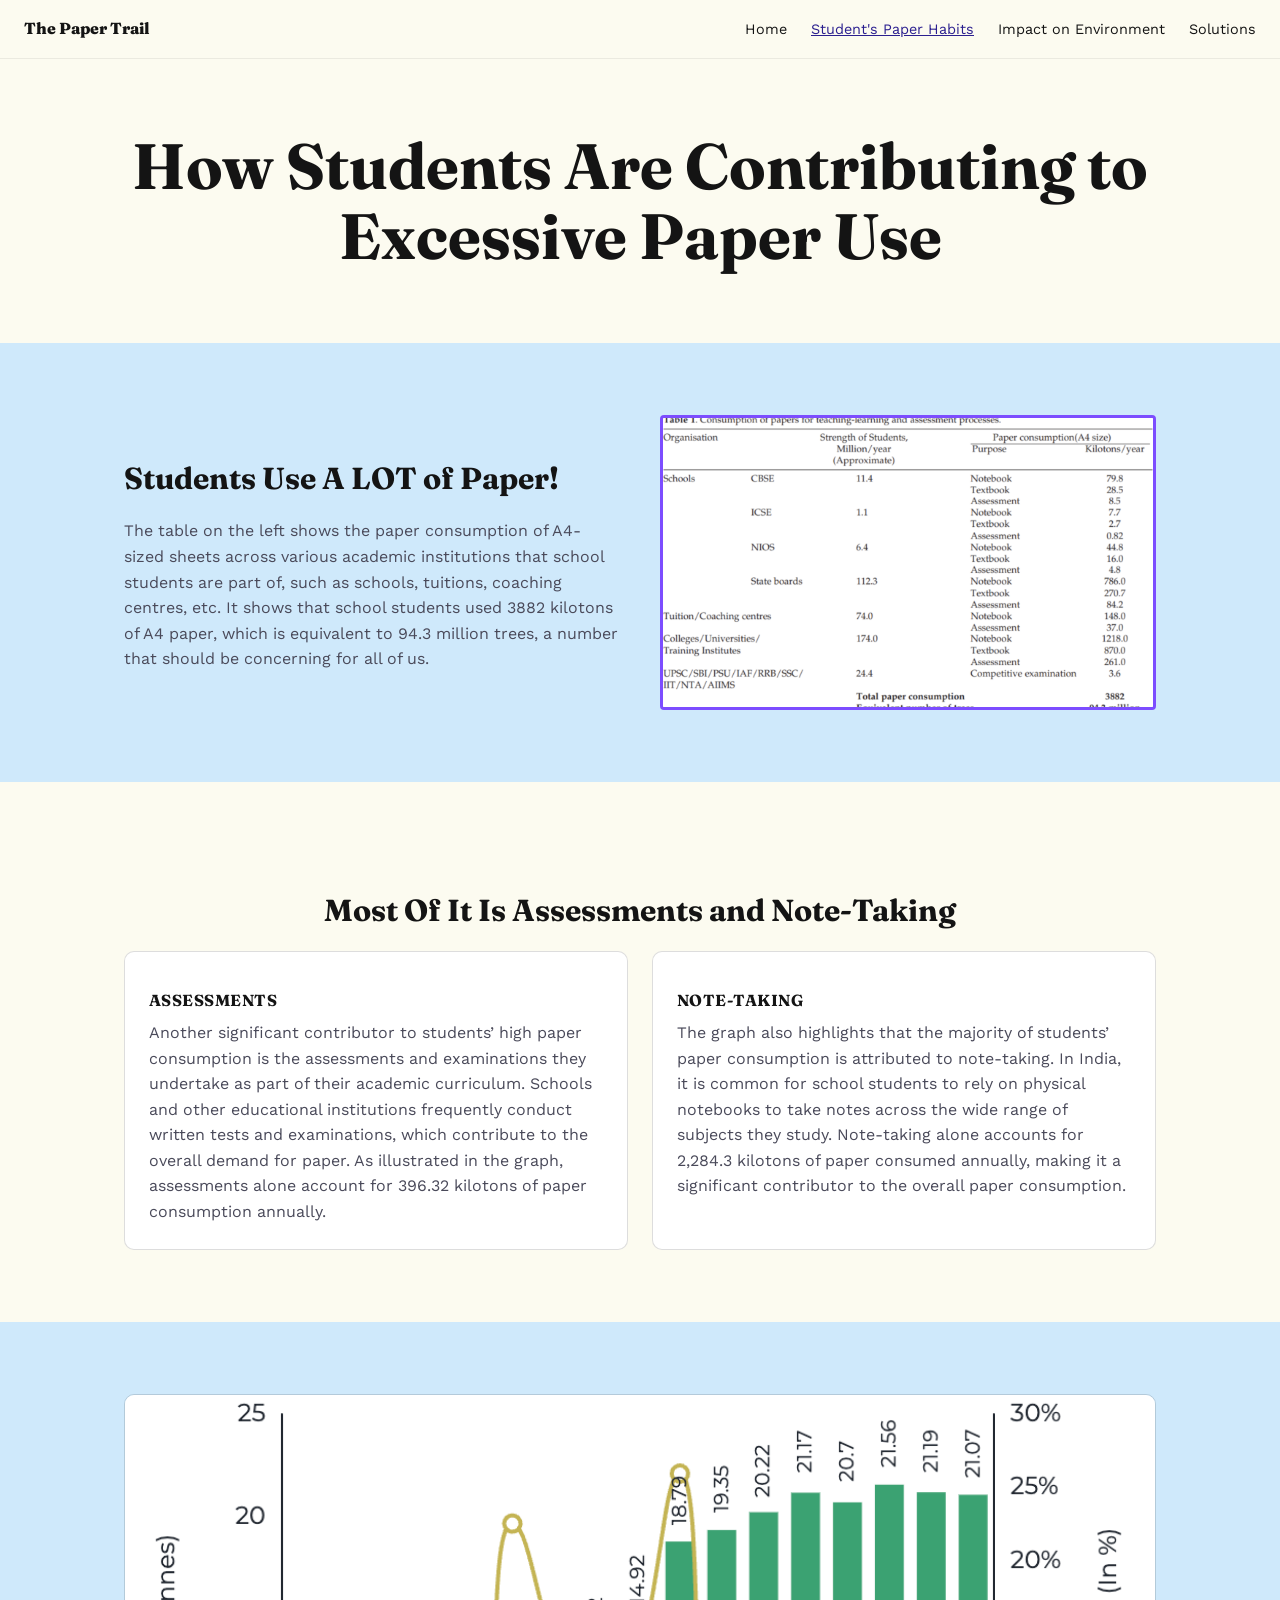
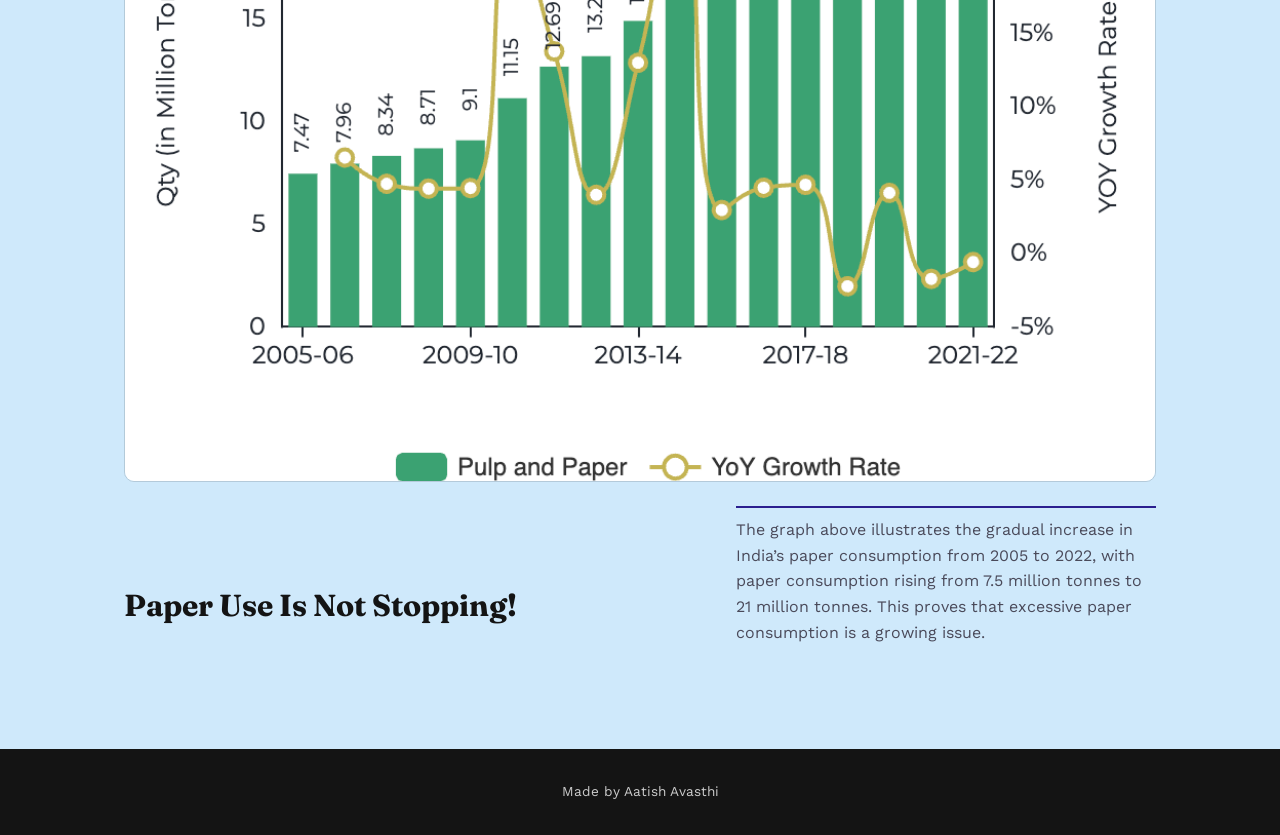
<file: habits.html>
<head>
  <meta charset="UTF-8">
  <meta name="viewport" content="width=device-width, initial-scale=1.0">
  <title>Paper Is Not Infinite</title>
  <link rel="preconnect" href="https://fonts.googleapis.com">
  <link href="https://fonts.googleapis.com/css2?family=Fraunces:wght@600;800&family=Work+Sans:wght@400;500&display=swap"
    rel="stylesheet">
  <link rel="stylesheet" href="style.css">
</head>

<body>
  <nav class="nav">
    <a href="index.html" class="logo">The Paper Trail</a>
    <button class="menu-btn" aria-label="Open menu">&#9776;</button>
    <ul class="links">
      <li><a href="index.html">Home</a></li>
      <li><a href="habits.html">Student's Paper Habits</a></li>
      <li><a href="impact.html">Impact on Environment</a></li>
      <li><a href="solutions.html">Solutions</a></li>
    </ul>
  </nav>
  <header class="section cream">
    <div class="container center">
      <h1>How Students Are Contributing to Excessive Paper Use</h1>
    </div>
  </header>
  <section class="section blue">
    <div class="container split">
      <div>
        <h2>Students Use A LOT of Paper!</h2>
        <p>The table on the left shows the paper consumption of A4-sized sheets across various academic institutions
          that school students are part of, such as schools, tuitions, coaching centres, etc. It shows that school
          students used 3882 kilotons of A4 paper, which is equivalent to 94.3 million trees, a number that should be
          concerning for all of us.
        </p>
      </div>
      <div class="framed"><img src="paper use.png" alt="Placeholder image"></div>
    </div>
  </section>
  <section class="section cream">
    <div class="container center">
      <h2>Most Of It Is Assessments and Note-Taking</h2>
      <div class="grid two">
        <div class="box">
          <h4>Assessments</h4>
          <p>Another significant contributor to students’ high paper consumption is the assessments and examinations
            they undertake as part of their academic curriculum. Schools and other educational institutions frequently
            conduct written tests and examinations, which contribute to the overall demand for paper. As illustrated in
            the graph, assessments alone account for 396.32 kilotons of paper consumption annually.
          </p>
        </div>
        <div class="box">
          <h4>Note-Taking</h4>
          <p>The graph also highlights that the majority of students’ paper consumption is attributed to note-taking. In
            India, it is common for school students to rely on physical notebooks to take notes across the wide range of
            subjects they study. Note-taking alone accounts for 2,284.3 kilotons of paper consumed annually, making it a
            significant contributor to the overall paper consumption.</p>
        </div>
      </div>
    </div>
  </section>
  <section class="section blue">
    <div class="container">
      <div class="wide-img"><img src="increase use.png" alt="Placeholder image"></div>
      <div class="title-row">
        <h2>Paper Use Is Not Stopping!</h2>
        <p>The graph above illustrates the gradual increase in India’s paper consumption from 2005 to 2022, with paper
          consumption rising from 7.5 million tonnes to 21 million tonnes. This proves that excessive paper consumption
          is a growing issue.
        </p>
      </div>
    </div>
  </section>
  <footer class="footer">
    <p>Made by Aatish Avasthi</p>
  </footer>
  <script src="script.js"></script>
</body>

</html>
</file>
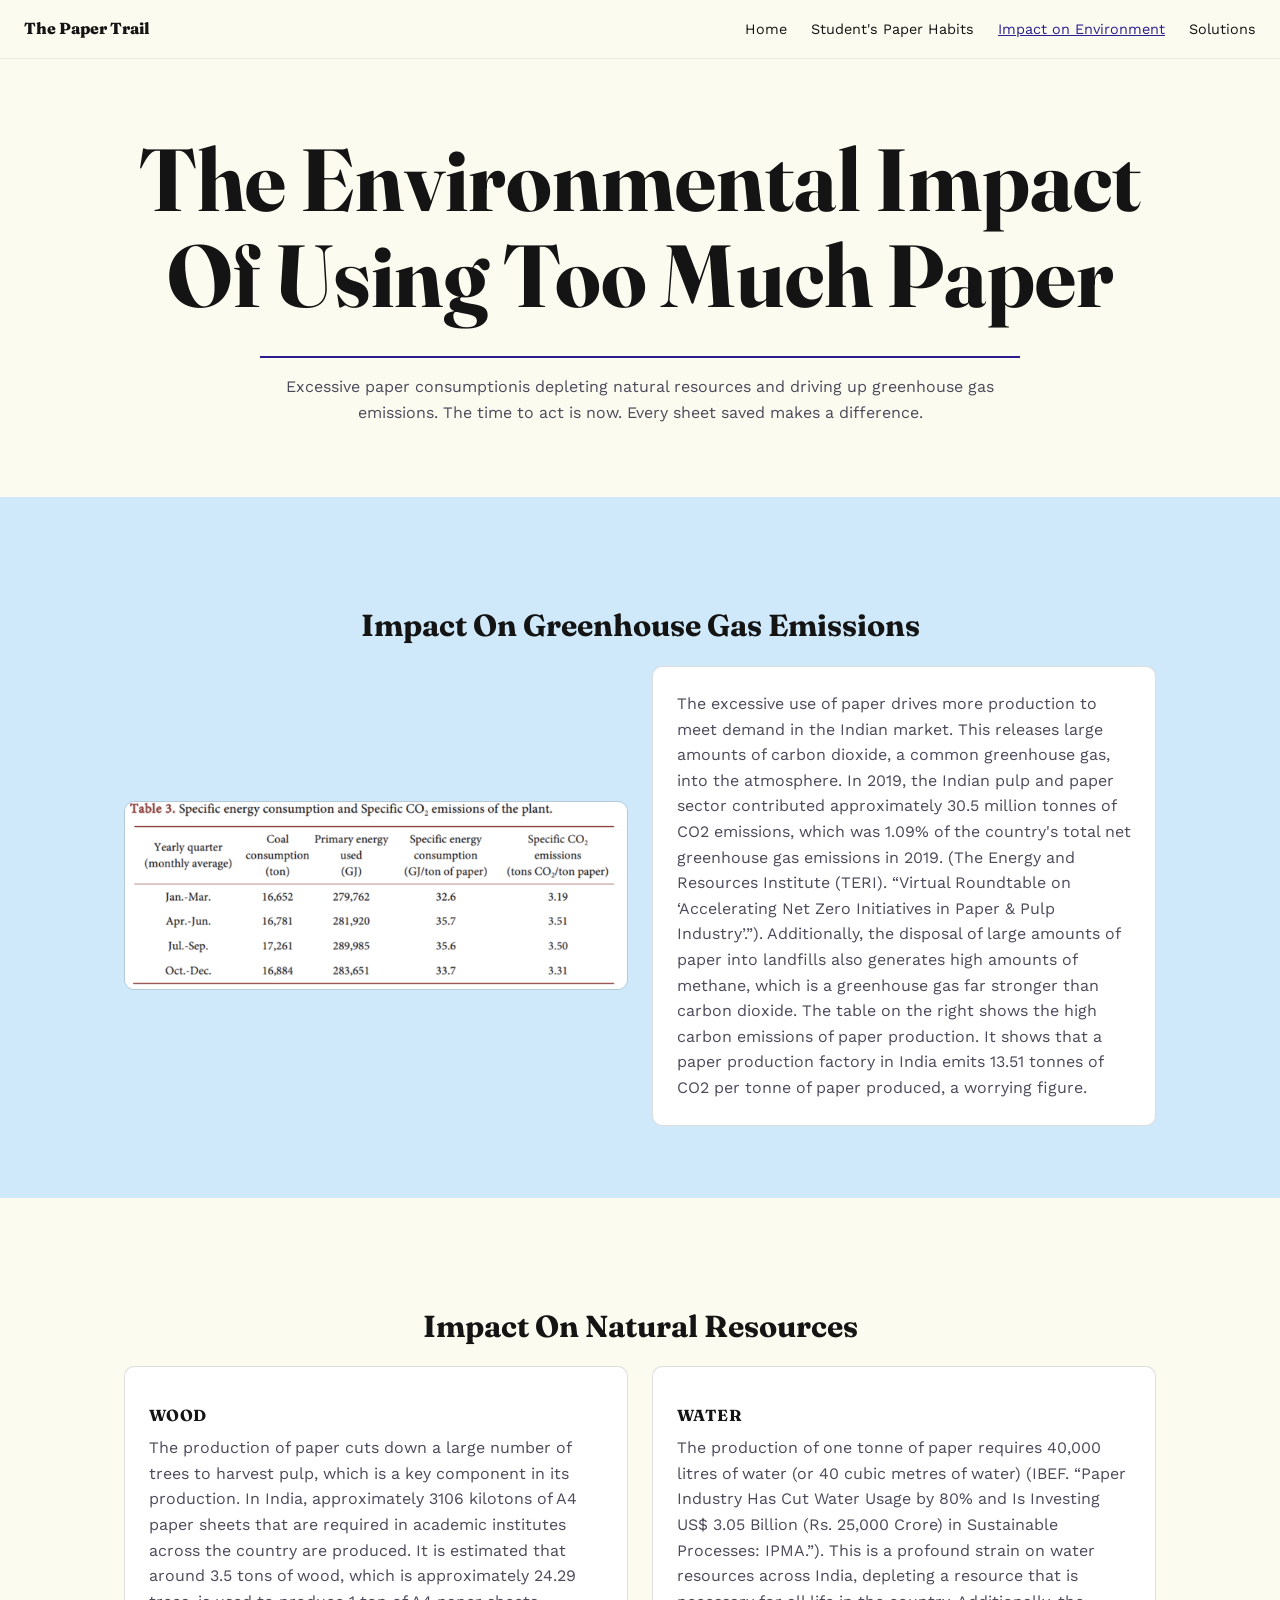
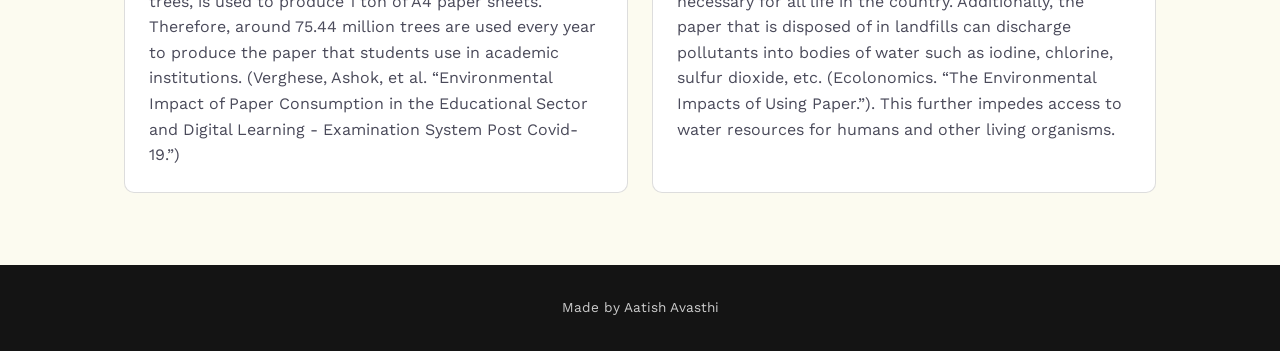
<file: impact.html>
<!DOCTYPE html>
<html lang="en">

<head>
  <meta charset="UTF-8">
  <meta name="viewport" content="width=device-width, initial-scale=1.0">
  <title>Impact on Environment</title>
  <link rel="preconnect" href="https://fonts.googleapis.com">
  <link href="https://fonts.googleapis.com/css2?family=Fraunces:wght@600;800&family=Work+Sans:wght@400;500&display=swap"
    rel="stylesheet">
  <link rel="stylesheet" href="style.css">
</head>

<body>
  <nav class="nav">
    <a href="index.html" class="logo">The Paper Trail</a>
    <button class="menu-btn" aria-label="Open menu">&#9776;</button>
    <ul class="links">
      <li><a href="index.html">Home</a></li>
      <li><a href="habits.html">Student's Paper Habits</a></li>
      <li><a href="impact.html">Impact on Environment</a></li>
      <li><a href="solutions.html">Solutions</a></li>
    </ul>
  </nav>
  <header class="section cream">
    <div class="container center">
      <h1 class="big">The Environmental Impact Of Using Too Much Paper</h1>
      <p class="lead">Excessive paper consumptionis depleting natural resources and driving up greenhouse gas
        emissions. The time to act is now. Every sheet saved makes a difference.</p>
    </div>
  </header>
  <section class="section blue">
    <div class="container center">
      <h2>Impact On Greenhouse Gas Emissions</h2>
      <div class="grid two align">
        <div class="rounded"><img src="GHG.png" alt="Placeholder image"></div>
        <div class="box">
          <p>The excessive use of paper drives more production to meet demand in the Indian market. This releases large
            amounts of carbon dioxide, a common greenhouse gas, into the atmosphere. In 2019, the Indian pulp and paper
            sector contributed approximately 30.5 million tonnes of CO2 emissions, which was 1.09% of the country's
            total net greenhouse gas emissions in 2019. (The Energy and Resources Institute (TERI). “Virtual Roundtable
            on ‘Accelerating Net Zero Initiatives in Paper & Pulp Industry’.”). Additionally, the disposal of large
            amounts of paper into landfills also generates high amounts of methane, which is a greenhouse gas far
            stronger than carbon dioxide. The table on the right shows the high carbon emissions of paper production. It
            shows that a paper production factory in India emits 13.51 tonnes of CO2 per tonne of paper produced, a
            worrying figure.
          </p>
        </div>
      </div>
    </div>
  </section>
  <section class="section cream">
    <div class="container center">
      <h2>Impact On Natural Resources</h2>
      <div class="grid two">
        <div class="box">
          <h4>Wood</h4>
          <p>The production of paper cuts down a large number of trees to harvest pulp, which is a key component in its
            production. In India, approximately 3106 kilotons of A4 paper sheets that are required in academic
            institutes across the country are produced. It is estimated that around 3.5 tons of wood, which is
            approximately 24.29 trees, is used to produce 1 ton of A4 paper sheets. Therefore, around 75.44 million
            trees are used every year to produce the paper that students use in academic institutions. (Verghese, Ashok,
            et al. “Environmental Impact of Paper Consumption in the Educational Sector and Digital Learning -
            Examination System Post Covid-19.”)
          </p>
        </div>
        <div class="box">
          <h4>Water</h4>
          <p>The production of one tonne of paper requires 40,000 litres of water (or 40 cubic metres of water) (IBEF.
            “Paper Industry Has Cut Water Usage by 80% and Is Investing US$ 3.05 Billion (Rs. 25,000 Crore) in
            Sustainable Processes: IPMA.”). This is a profound strain on water resources across India, depleting a
            resource that is necessary for all life in the country. Additionally, the paper that is disposed of in
            landfills can discharge pollutants into bodies of water such as iodine, chlorine, sulfur dioxide, etc.
            (Ecolonomics. “The Environmental Impacts of Using Paper.”). This further impedes access to water resources
            for humans and other living organisms.
          </p>
        </div>
      </div>
    </div>
  </section>
  <footer class="footer">
    <p>Made by Aatish Avasthi</p>
  </footer>
  <script src="script.js"></script>
</body>

</html>
</file>
<file: style.css>
:root {
  --cream: #fcfbf0;
  --blue: #cfe9fb;
  --ink: #141414;
  --accent: #2b1f8f;
  --muted: #4a4a5a;
  --radius: 10px
}

* {
  box-sizing: border-box;
  margin: 0;
  padding: 0
}

body {
  font-family: 'Work Sans', sans-serif;
  color: var(--ink);
  background: var(--cream);
  line-height: 1.6
}

h1,
h2,
h4,
h5,
.logo {
  font-family: 'Fraunces', serif
}

h1 {
  font-size: clamp(2.5rem, 6vw, 4rem);
  line-height: 1.1
}

h1.big {
  font-size: clamp(3rem, 8vw, 5.5rem)
}

h2 {
  font-size: 1.9rem;
  margin: 2rem 0 1rem
}

h4 {
  font-size: 1rem;
  margin: .75rem 0 .4rem;
  text-transform: uppercase;
  letter-spacing: .03em
}

h5 {
  font-size: .85rem;
  margin-bottom: 1rem
}

p {
  color: var(--muted)
}

a {
  color: inherit
}

img {
  display: block;
  width: 100%;
  height: 100%;
  object-fit: cover
}

.container {
  max-width: 1080px;
  margin: 0 auto;
  padding: 0 1.5rem
}

.section {
  padding: 4.5rem 0
}

.cream {
  background: var(--cream)
}

.blue {
  background: var(--blue)
}

.center {
  text-align: center
}

.center .grid {
  text-align: left
}

.eyebrow {
  font-size: .75rem;
  text-transform: uppercase;
  letter-spacing: .15em;
  font-weight: 500;
  color: var(--ink)
}

.title-row {
  display: flex;
  justify-content: space-between;
  align-items: flex-end;
  gap: 2rem;
  margin: .5rem 0 2rem
}

.title-row p {
  max-width: 420px;
  border-top: 2px solid var(--accent);
  padding-top: .6rem
}

.wide-img {
  aspect-ratio: 12/8;
  border-radius: var(--radius);
  overflow: hidden;
  border: 1px solid #0002;
  margin-bottom: 1.5rem
}

.narrow {
  max-width: 500px
}

.lead {
  max-width: 760px;
  margin: 2rem auto 0;
  border-top: 2px solid var(--accent);
  padding-top: 1rem
}

.grid {
  display: grid;
  gap: 1.5rem;
  margin-top: 1rem
}

.grid.two {
  grid-template-columns: repeat(2, 1fr)
}

.grid.three {
  grid-template-columns: repeat(3, 1fr)
}

.grid.small {
  max-width: 620px;
  margin: 1rem auto 0
}

.grid.align {
  align-items: center
}

.card img {
  aspect-ratio: 4/3;
  height: auto;
  border-radius: var(--radius);
  border: 1px solid #0002;
  transition: transform .3s
}

.card:hover img {
  transform: translateY(-4px)
}

.card p {
  font-size: .9rem;
  border-top: 2px solid var(--accent);
  padding-top: .4rem;
  margin-bottom: 1rem
}

.btn {
  display: inline-block;
  background: var(--ink);
  color: #fff;
  text-decoration: none;
  padding: .55rem 1.6rem;
  border-radius: 999px;
  font-size: .8rem;
  text-transform: uppercase;
  letter-spacing: .05em;
  transition: opacity .2s
}

.btn:hover {
  opacity: .8
}

.box {
  background: #fff;
  border: 1px solid #0002;
  border-radius: var(--radius);
  padding: 1.5rem
}

.split {
  display: grid;
  grid-template-columns: 1fr 1fr;
  gap: 2.5rem;
  align-items: center
}

.split h2 {
  margin-top: 0
}

.framed {
  border: 3px solid #7c4dff;
  border-radius: 4px;
  overflow: hidden;
  aspect-ratio: 37/22
}

.rounded {
  border-radius: var(--radius);
  overflow: hidden;
  aspect-ratio: 8/3;
  border: 1px solid #0002
}

.nav {
  position: sticky;
  top: 0;
  z-index: 10;
  display: flex;
  justify-content: space-between;
  align-items: center;
  padding: 1rem 1.5rem;
  background: var(--cream);
  border-bottom: 1px solid #0001;
  transition: box-shadow .2s
}

.nav.scrolled {
  box-shadow: 0 4px 20px #0001
}

.logo {
  text-decoration: none;
  font-weight: 800
}

.links {
  display: flex;
  gap: 1.5rem;
  list-style: none
}

.links a {
  text-decoration: none;
  font-size: .9rem
}

.links a.active,
.links a:hover {
  color: var(--accent);
  text-decoration: underline
}

.menu-btn {
  display: none;
  background: none;
  border: 0;
  font-size: 1.5rem;
  cursor: pointer
}

.footer {
  text-align: center;
  padding: 2rem;
  background: var(--ink)
}

.footer p {
  color: #ccc;
  font-size: .85rem
}

.reveal {
  opacity: 0;
  transform: translateY(20px);
  transition: opacity .6s, transform .6s
}

.reveal.visible {
  opacity: 1;
  transform: none
}

@media(max-width:760px) {

  .grid.two,
  .grid.three,
  .split {
    grid-template-columns: 1fr
  }

  .title-row {
    flex-direction: column;
    align-items: flex-start
  }

  .menu-btn {
    display: block
  }

  .links {
    display: none;
    position: absolute;
    top: 100%;
    left: 0;
    right: 0;
    flex-direction: column;
    background: var(--cream);
    padding: 1rem 1.5rem;
    gap: 1rem
  }

  .links.open {
    display: flex
  }
}
</file>
